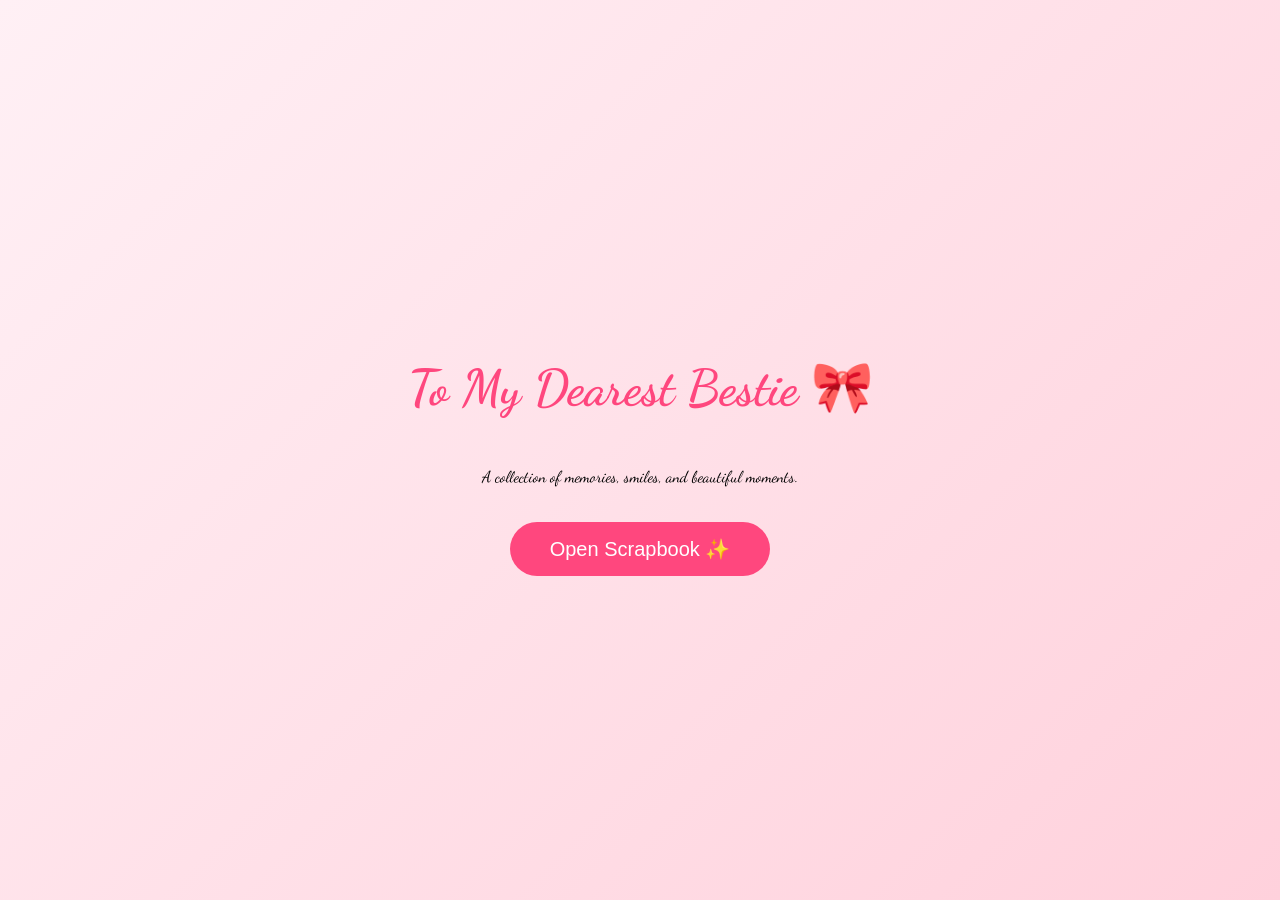
<file: index.html>
<!DOCTYPE html>
<html lang="en">
<head>
    <meta charset="UTF-8">
    <title>My Bestie's Scrapbook</title>
    <link href="https://fonts.googleapis.com/css2?family=Dancing+Script:wght@700&display=swap" rel="stylesheet">
    <link rel="stylesheet" href="style.css">
</head>
<body>

<!-- Cover Page -->
<div id="cover-page">
    <h1>To My Dearest Bestie 🎀</h1>
    <p>A collection of memories, smiles, and beautiful moments.</p>
    <button onclick="enterScrapbook()">Open Scrapbook ✨</button>
</div>

<!-- Scrapbook Container -->
<div id="scrapbook-container">
    <div class="slide active">
        <img src="Screenshot 2026-07-19 003559.png">
        <h2>1. Soft Elegance</h2>
        <p>There is something effortlessly beautiful about the way you carry yourself.</p>
    </div>
    <div class="slide">
        <img src="Screenshot 2026-07-19 003607.png">
        <h2>2. Timeless in Red</h2>
        <p>Wrapped in a beautiful red saree, you bring a timeless charm that never goes out of style.</p>
    </div>
    <div class="slide">
        <img src="Screenshot 2026-07-19 003617.png">
        <h2>3. Blooming with Grace</h2>
        <p>This picture feels like spring captured in a single frame.</p>
    </div>
    <div class="slide">
        <img src="Screenshot 2026-07-19 003627.png">
        <h2>4. A Smile That Brightens</h2>
        <p>Against the warm evening sky, your smile becomes the brightest part of the picture.</p>
    </div>
    <div class="slide">
        <img src="Screenshot 2026-07-19 003639.png">
        <h2>5. Lost in the Horizon</h2>
        <p>Looking toward the horizon with the city behind you creates a feeling of quiet dreams.</p>
    </div>
    <div class="slide">
        <img src="Screenshot 2026-07-19 003648.png">
        <h2>6. Sunlit Simplicity</h2>
        <p>Golden sunlight makes beautiful moments even more magical.</p>
    </div>
    <div class="slide">
        <img src="Screenshot 2026-07-19 003657.png">
        <h2>7. Beauty in Every Shade</h2>
        <p>Wearing black with such confidence creates a striking contrast.</p>
    </div>
    <div class="slide">
        <img src="Screenshot 2026-07-19 003708.png">
        <h2>8. Quiet Moments</h2>
        <p>There is something incredibly peaceful about this picture.</p>
    </div>
    <div class="slide">
        <img src="Screenshot 2026-07-19 003721.png">
        <h2>9. City Lights & Smiles</h2>
        <p>This photo perfectly balances elegance and happiness.</p>
    </div>
    <div class="slide">
        <img src="Screenshot 2026-07-19 003730.png">
        <h2>10. A Beautiful Soul</h2>
        <p>You make every picture special simply by being yourself.</p>
    </div>
    
    <button id="next-btn" onclick="nextSlide()">Next Page 🎀</button>
</div>

<script>
    function enterScrapbook() {
        document.getElementById('cover-page').style.display = 'none';
        document.getElementById('scrapbook-container').style.display = 'flex';
    }

    let current = 0;
    const slides = document.querySelectorAll('.slide');
    function nextSlide() {
        slides[current].classList.remove('active');
        current = (current + 1) % slides.length;
        slides[current].classList.add('active');
    }
</script>
</body>
</html>
</file>
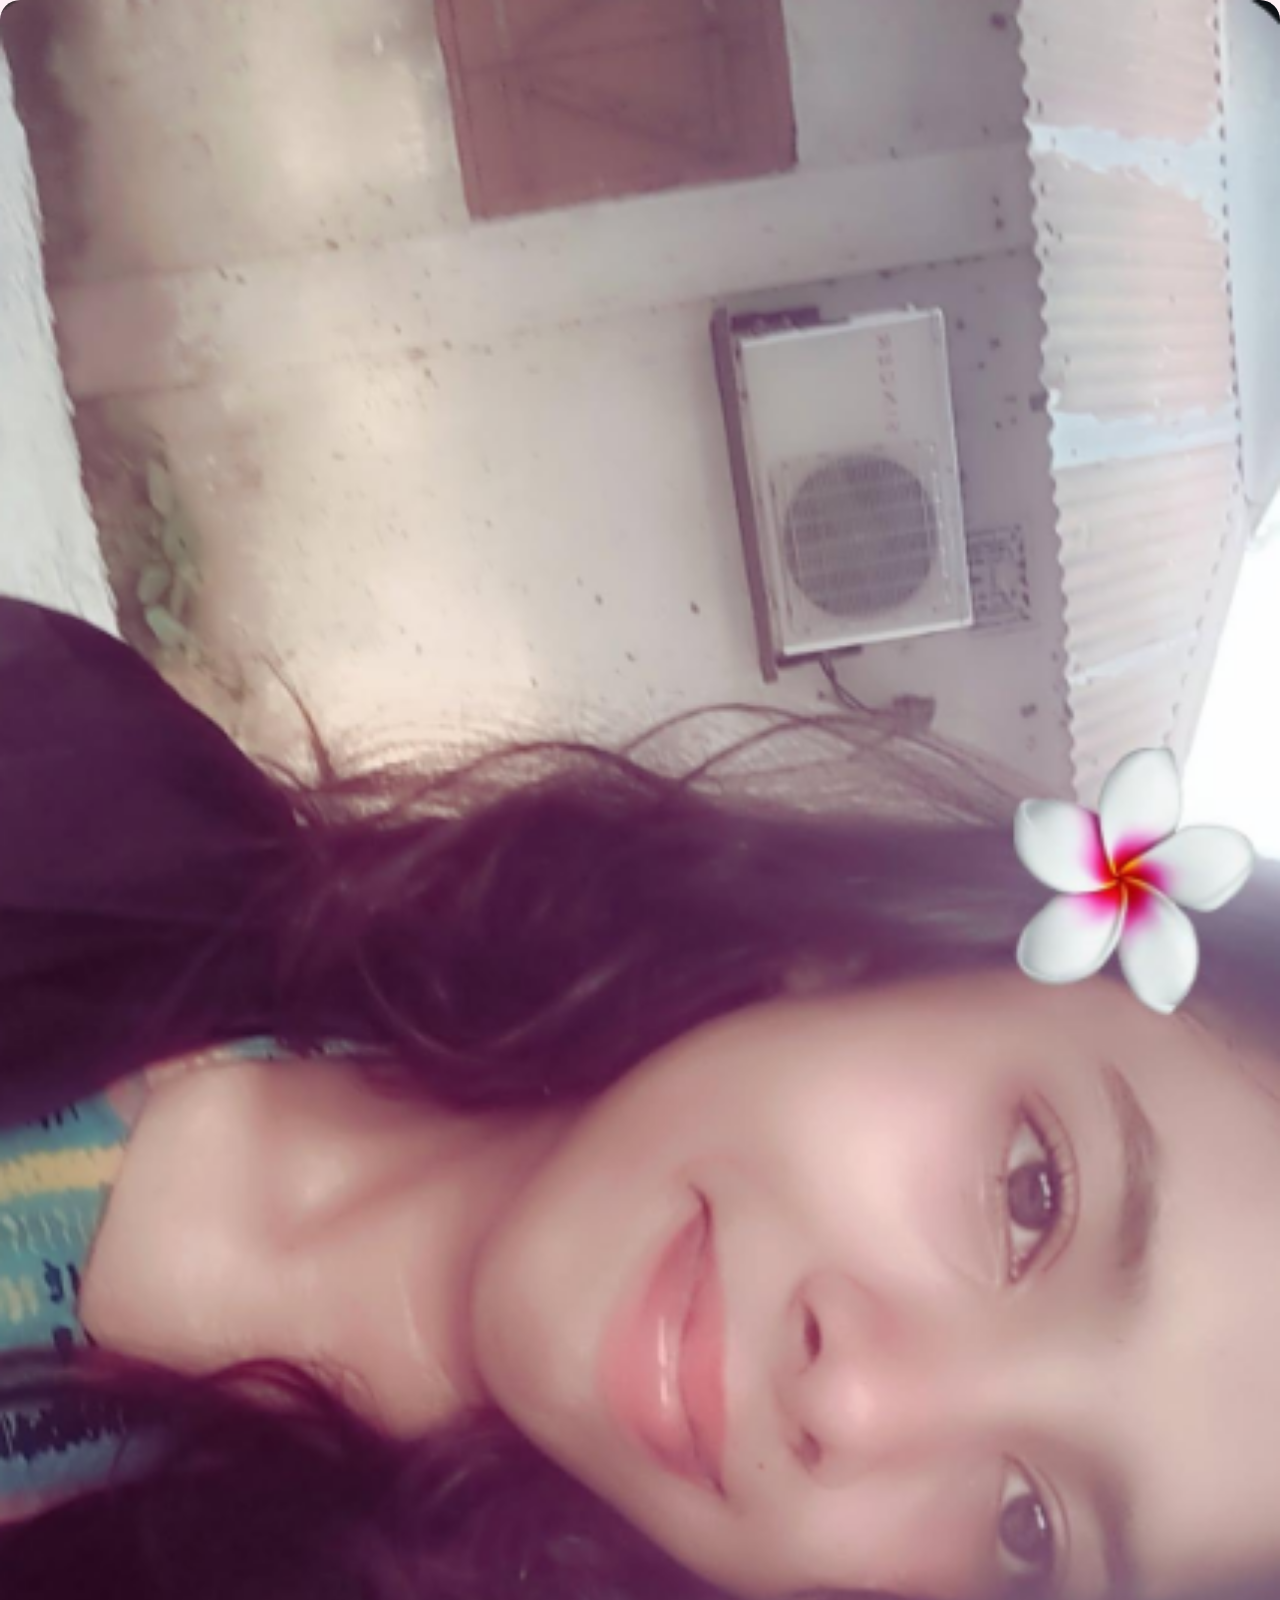
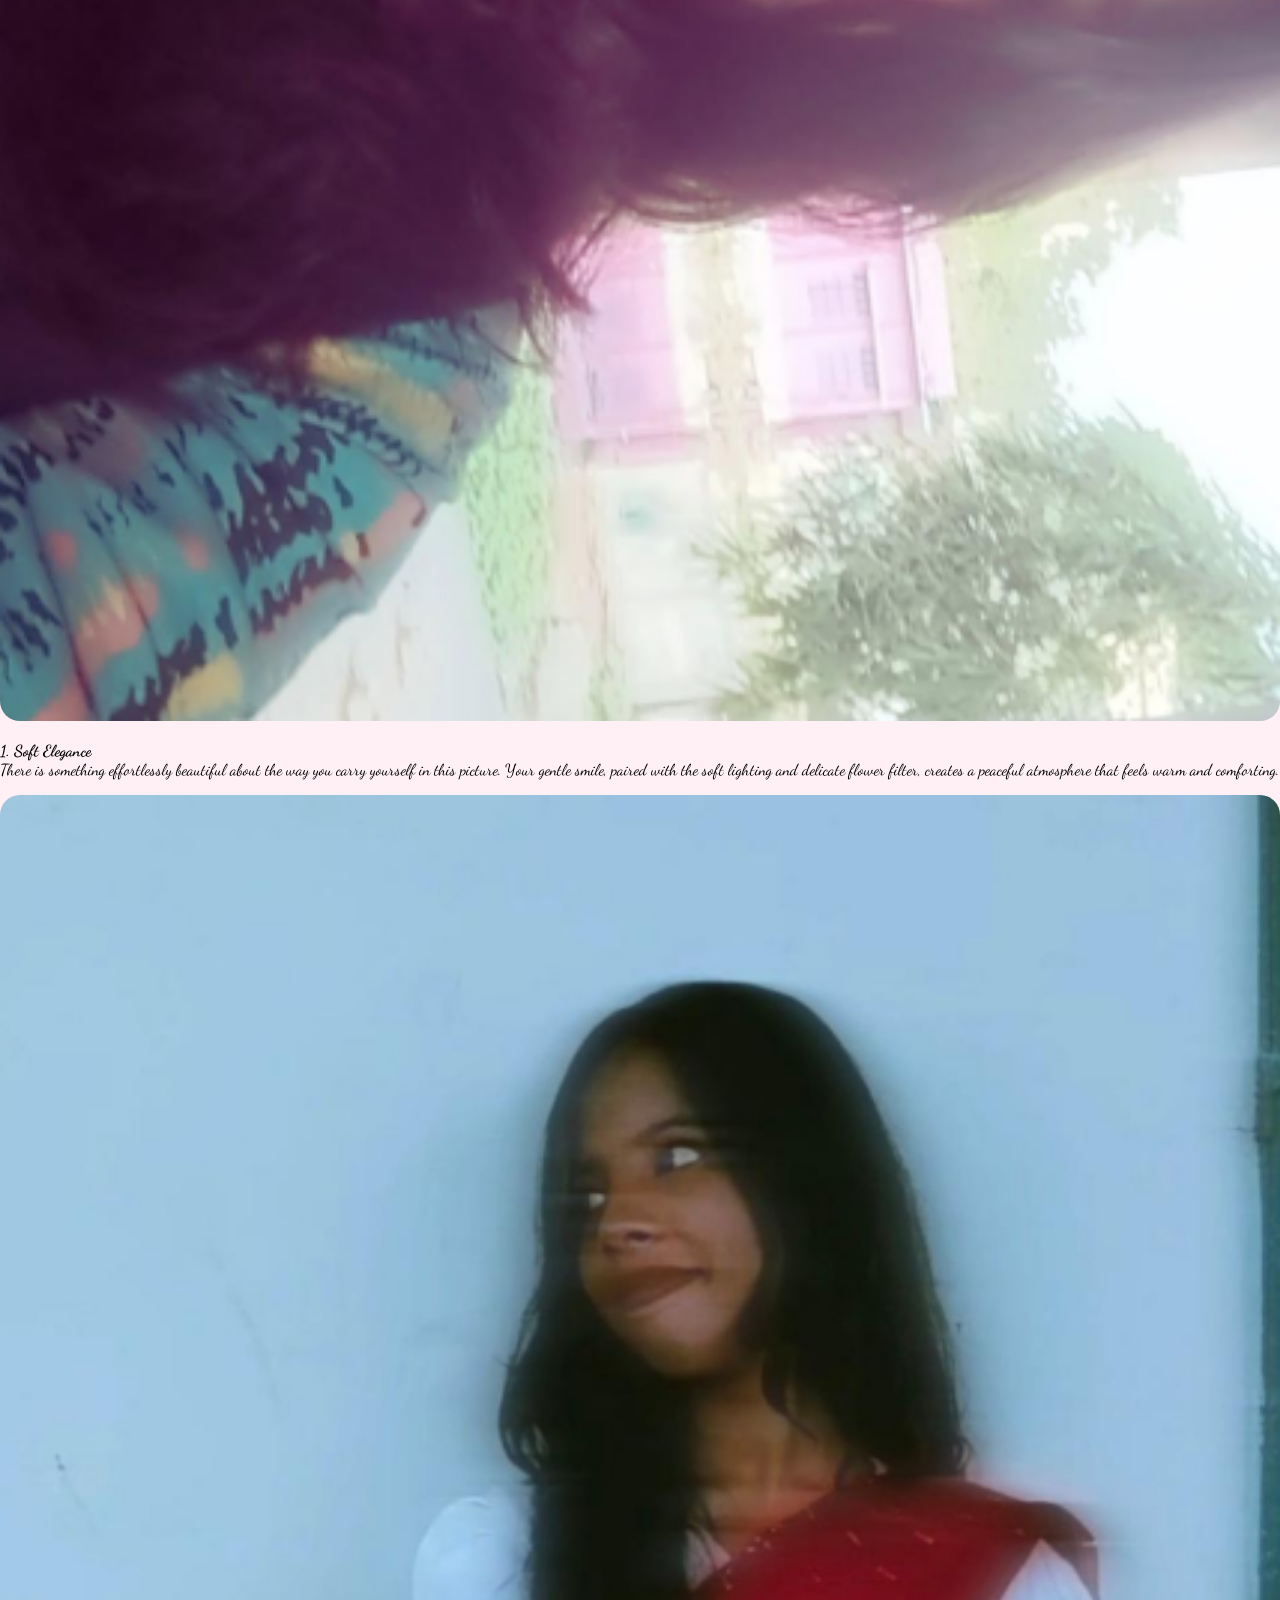
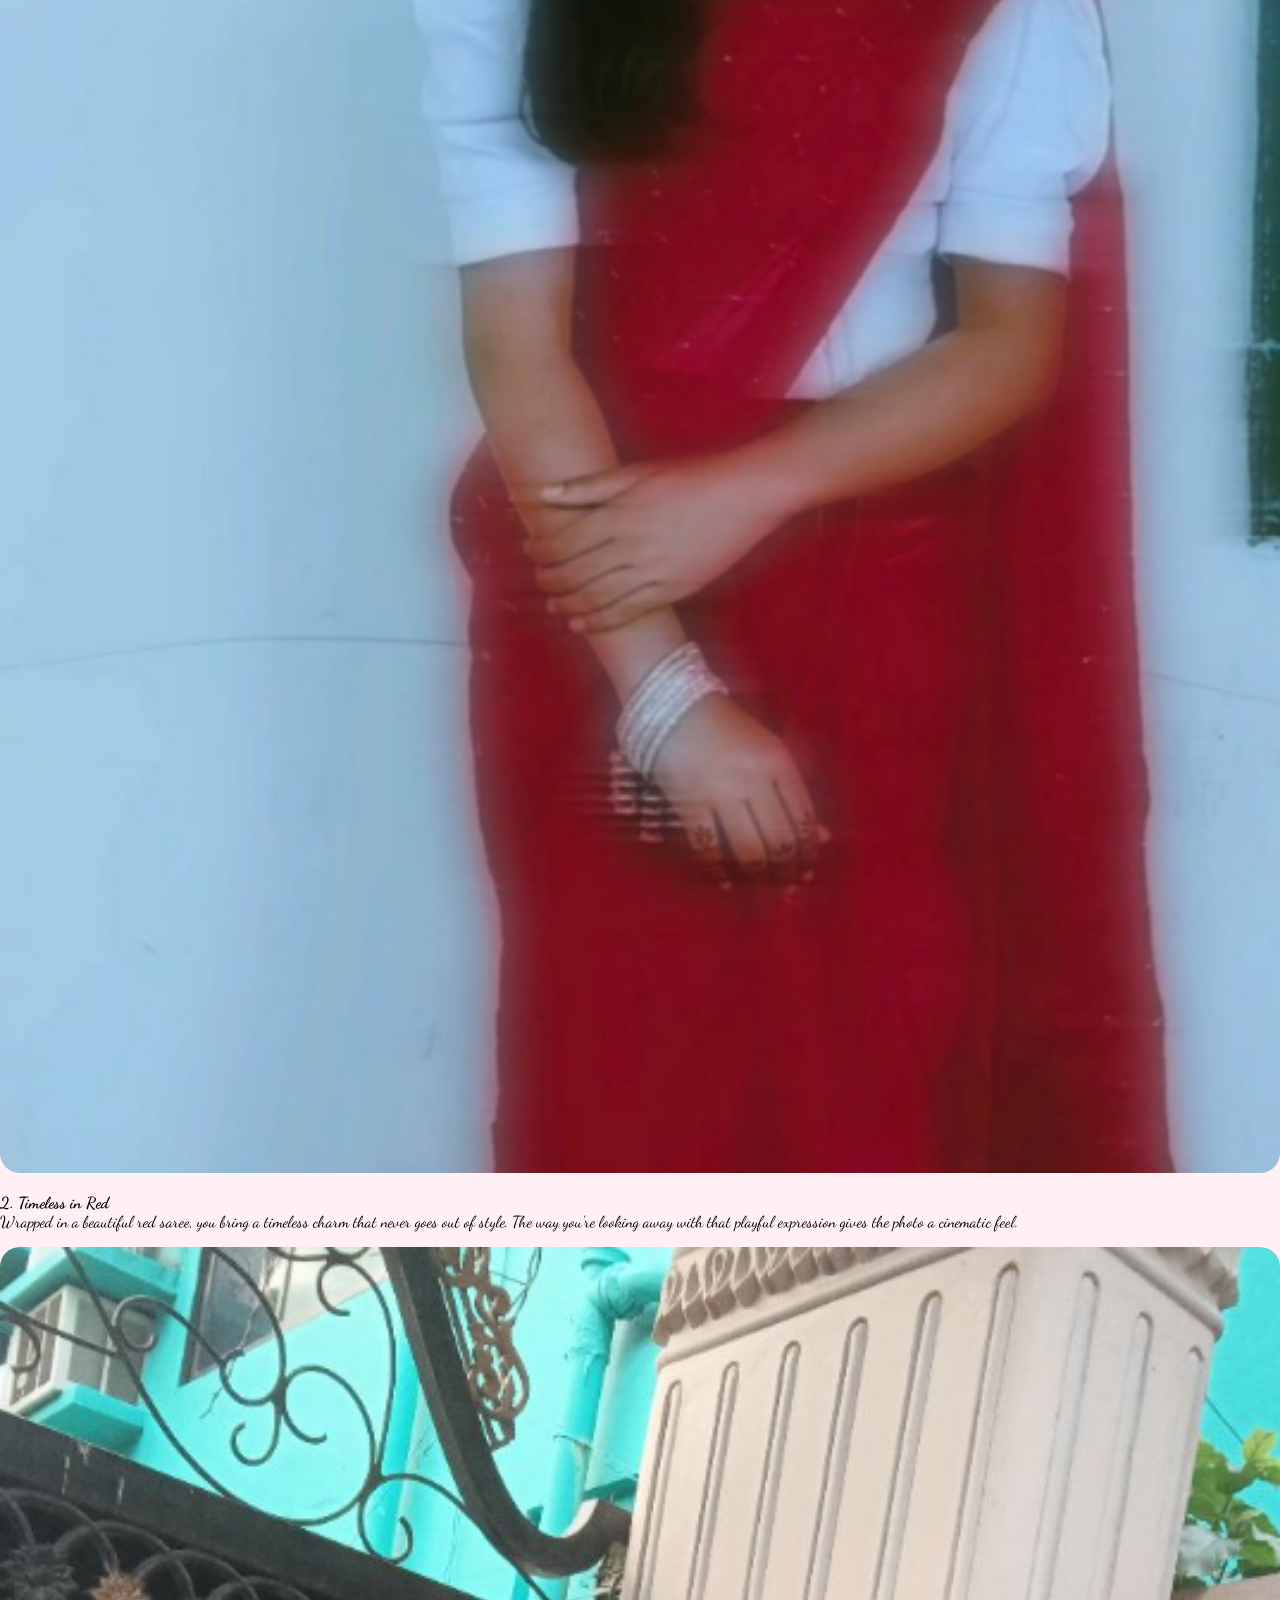
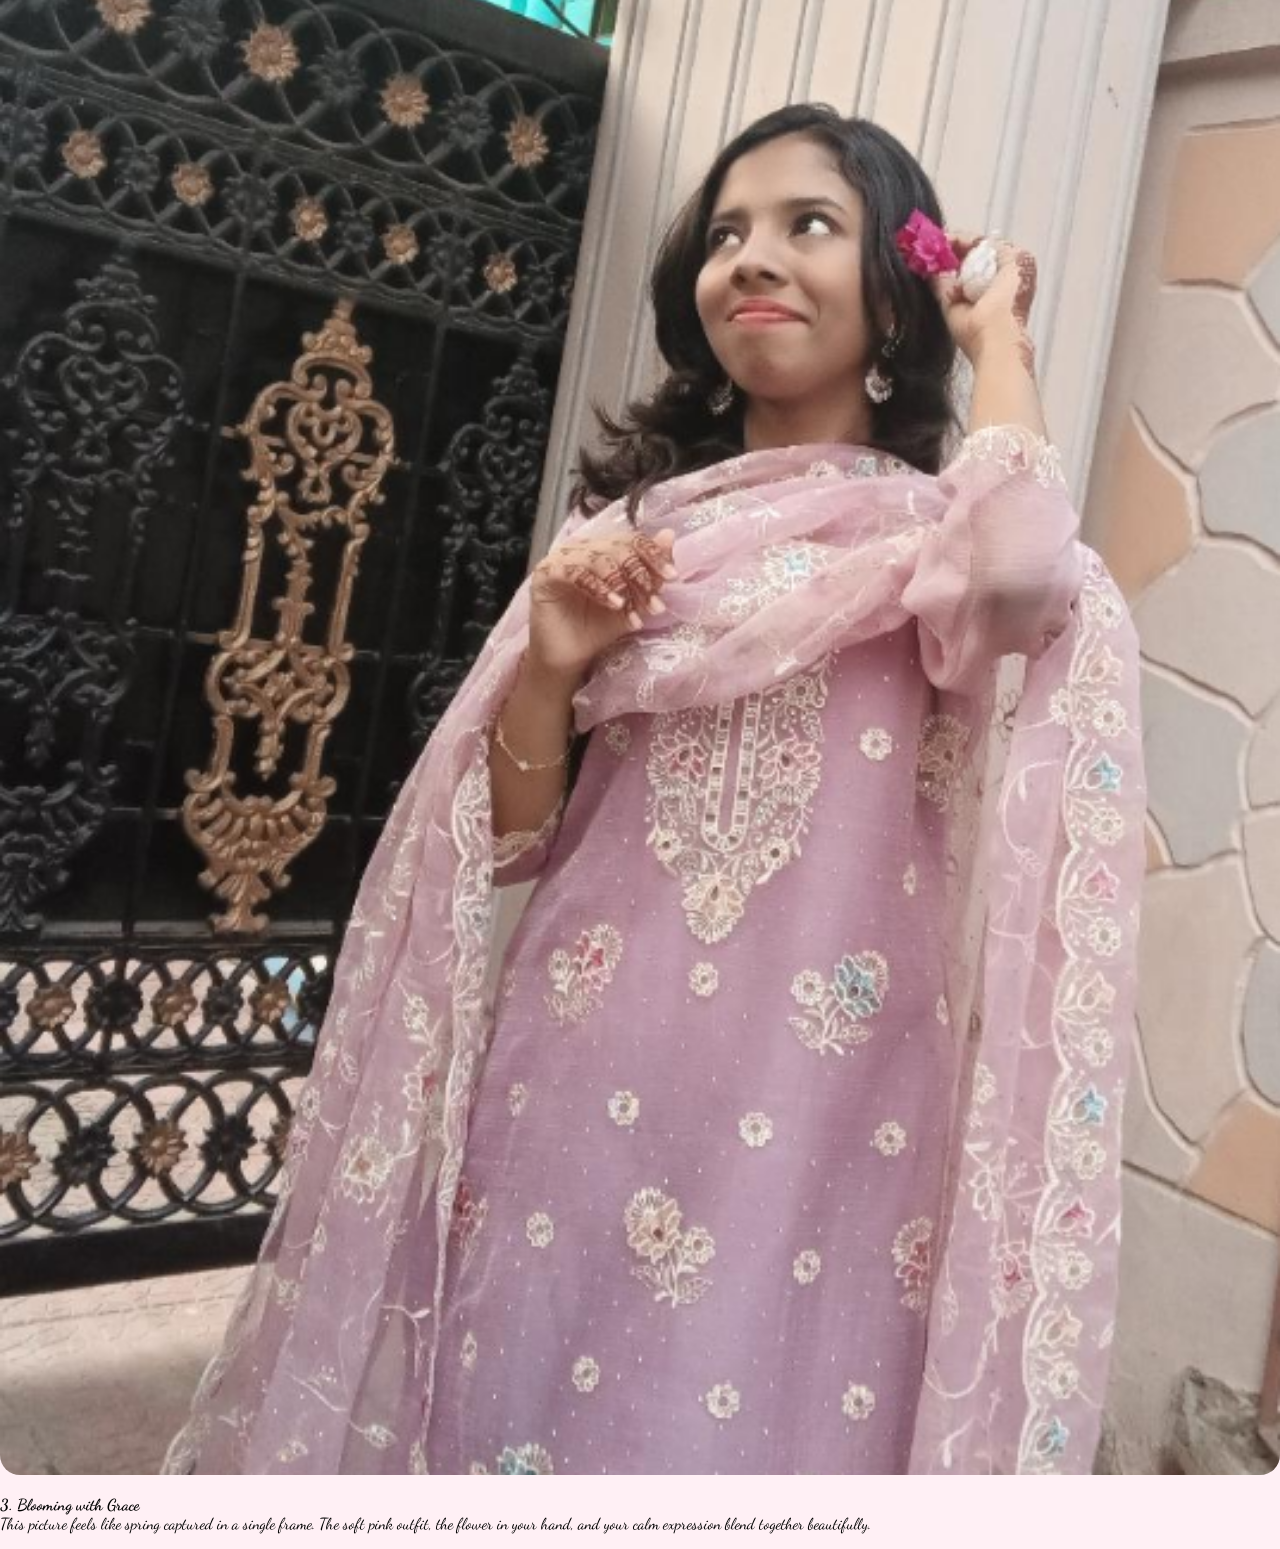
<file: gemini-code-1784407883573.html>
<!DOCTYPE html>
<html lang="en">
<head>
    <meta charset="UTF-8">
    <link rel="stylesheet" href="style.css">
    <!-- Cursive Font -->
    <link href="https://fonts.googleapis.com/css2?family=Dancing+Script:wght@600&display=swap" rel="stylesheet">
    <title>My Bestie's Scrapbook</title>
</head>
<body>
    <div class="scrapbook-container">
        <!-- Photo 1 -->
        <div class="photo-card">
            <img src="Screenshot 2026-07-19 003559.png" alt="Photo 1">
            <p><strong>1. Soft Elegance</strong><br>There is something effortlessly beautiful about the way you carry yourself in this picture. Your gentle smile, paired with the soft lighting and delicate flower filter, creates a peaceful atmosphere that feels warm and comforting.</p>
        </div>
        <!-- Photo 2 -->
        <div class="photo-card">
            <img src="Screenshot 2026-07-19 003607.png" alt="Photo 2">
            <p><strong>2. Timeless in Red</strong><br>Wrapped in a beautiful red saree, you bring a timeless charm that never goes out of style. The way you're looking away with that playful expression gives the photo a cinematic feel.</p>
        </div>
        <!-- Photo 3 -->
        <div class="photo-card">
            <img src="Screenshot 2026-07-19 003617.png" alt="Photo 3">
            <p><strong>3. Blooming with Grace</strong><br>This picture feels like spring captured in a single frame. The soft pink outfit, the flower in your hand, and your calm expression blend together beautifully.</p>
        </div>
        <!-- Add korar jonno niche baki 7ti photo o eivabe copy-paste korun -->
    </div>
</body>
</html>
</file>
<file: style.css>
@import url('https://fonts.googleapis.com/css2?family=Dancing+Script:wght@700&display=swap');

body { background: #fff0f5; margin: 0; font-family: 'Dancing Script', cursive; overflow-x: hidden; }

/* Cover Page */
#cover-page { height: 100vh; display: flex; flex-direction: column; align-items: center; justify-content: center; background: linear-gradient(135deg, #fff0f5, #ffd1dc); text-align: center; }
#cover-page h1 { font-size: 50px; color: #ff477e; }
#cover-page button { margin-top: 20px; padding: 15px 40px; font-size: 20px; border-radius: 50px; background: #ff477e; color: white; border: none; cursor: pointer; transition: 0.3s; }
#cover-page button:hover { transform: scale(1.1); }

/* Scrapbook Container */
#scrapbook-container { display: none; flex-direction: column; align-items: center; justify-content: center; min-height: 100vh; }
.slide { display: none; background: white; padding: 30px; border-radius: 30px; box-shadow: 0 15px 30px rgba(0,0,0,0.15); text-align: center; width: 350px; animation: moveIn 0.8s ease; }
.slide.active { display: block; }

img { width: 100%; border-radius: 20px; }
h2 { color: #ff6b8b; font-size: 28px; }
button#next-btn { margin-top: 25px; padding: 12px 25px; border-radius: 30px; background: #ff6b8b; color: white; border: none; cursor: pointer; }

/* অ্যানিমেটেড কার্টুন */
body::before, body::after { content: ""; position: fixed; width: 120px; height: 120px; background-size: contain; background-repeat: no-repeat; z-index: -1; }
body::before { left: 8%; top: 20%; background-image: url('https://cdn-icons-png.flaticon.com/512/3515/3515174.png'); animation: floatLeft 5s infinite alternate; }
body::after { right: 8%; bottom: 20%; background-image: url('https://cdn-icons-png.flaticon.com/512/3515/3515183.png'); animation: floatRight 6s infinite alternate; }

@keyframes floatLeft { 0% { transform: translateY(0px) rotate(0deg); } 100% { transform: translateY(-40px) rotate(10deg); } }
@keyframes floatRight { 0% { transform: translateY(0px) rotate(0deg); } 100% { transform: translateY(40px) rotate(-10deg); } }
@keyframes moveIn { from { opacity: 0; transform: translateX(50px); } to { opacity: 1; transform: translateX(0); } }
}
</file>
